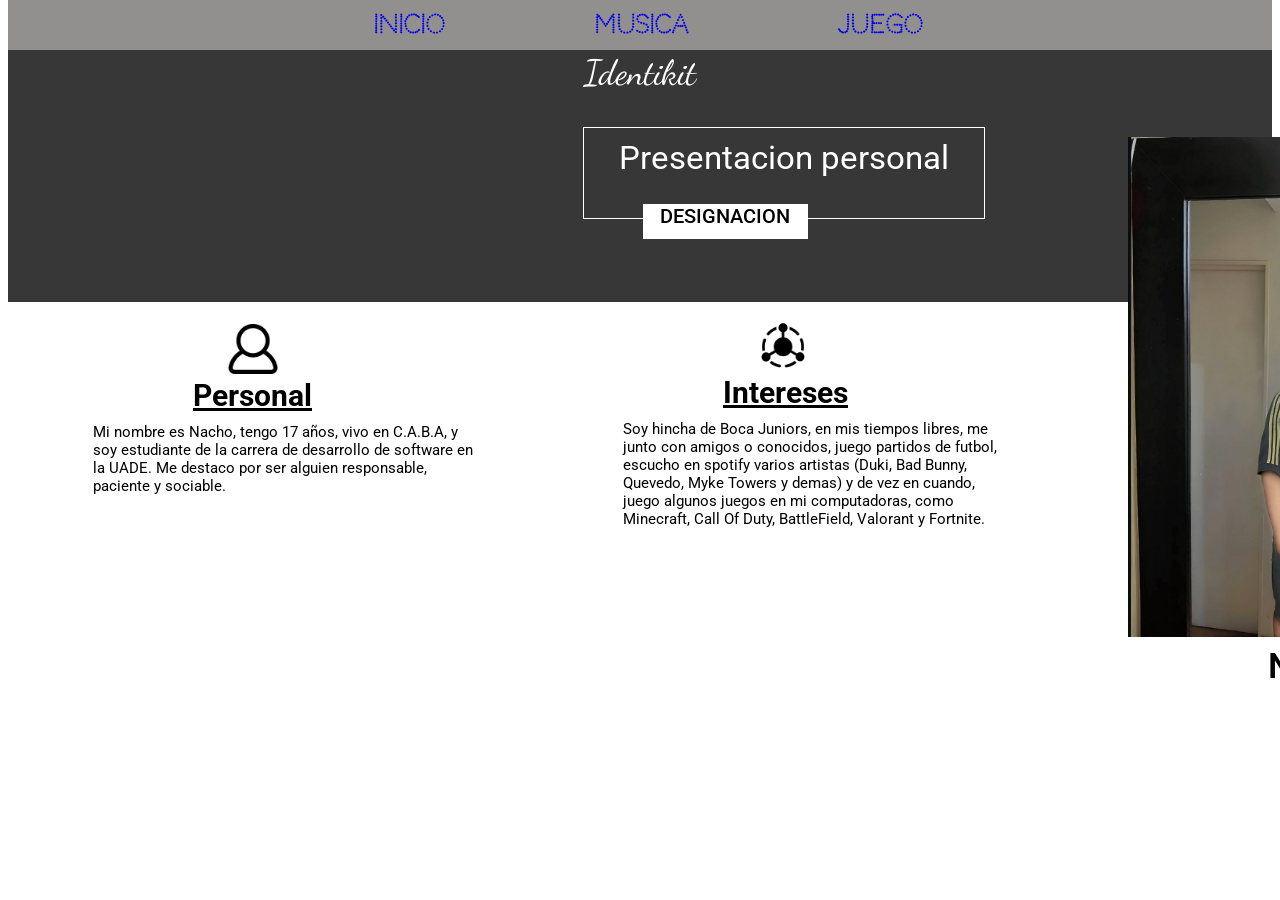
<file: index.html>
<!DOCTYPE html>
<html lang="es">
<head>
    <meta charset="UTF-8">
    <meta name="viewport" content="width=device-width, initial-scale=1.0">
    <title>Inicio - Identikit</title>
    <link rel="preconnect" href="https://fonts.googleapis.com">
<link rel="preconnect" href="https://fonts.gstatic.com" crossorigin>
<link href="https://fonts.googleapis.com/css2?family=Roboto:ital,wght@0,100..900;1,100..900&display=swap" rel="stylesheet">
<link href="https://fonts.googleapis.com/css2?family=Caveat:wght@400..700&family=Dancing+Script:wght@400..700&display=swap" rel="stylesheet">
<link href="https://fonts.googleapis.com/css2?family=Codystar:wght@300;400&display=swap" rel="stylesheet">
<link rel="stylesheet" href="styles.css">
<link rel="icon" href="Imagenes/iconN.png">
</head>
<body>
    <nav>
        <ul>
            <li class="item1"><a href="index.html">Inicio</a></li>
            <li class="item1"><a href="index2.html">Musica</a></li>
            <li class="item1"><a href="index3.html">Juego</a></li>
        </ul>
    </nav>
    <p class="Encabezado">Identikit</p>
    <img class="Img1" src="Imagenes/foto.jpg" alt="">
    <p id="Word1">Nacho</p>
    <div class="caja1">
        <p>Presentacion personal</p> 
    </div>
    <div id="Decoracion">
        <p>DESIGNACION</p>
    </div>
    <div class="cajageneral">
    <div class="caja2">
        <img src="Imagenes/icon1.png" alt="">
        <h2>Personal</h2>
        <p>Mi nombre es Nacho, tengo 17 años, vivo en C.A.B.A, y soy estudiante de  la carrera de desarrollo de software en la UADE. Me destaco por ser alguien responsable, paciente y sociable. 
        </p>
    </div>

    <div class="caja3">
        <img src="Imagenes/icon2.png" alt="">
        <h2>Intereses</h2>
        <p>Soy hincha de Boca Juniors, en mis tiempos libres, me junto con amigos o conocidos, juego partidos de futbol, escucho en spotify varios artistas (Duki, Bad Bunny, Quevedo, Myke Towers y demas) y de vez en cuando, juego algunos juegos en mi computadoras, como Minecraft, Call Of Duty, BattleField, Valorant y Fortnite. </p>
    </div>
    </div>
</body>
</html>
</file>
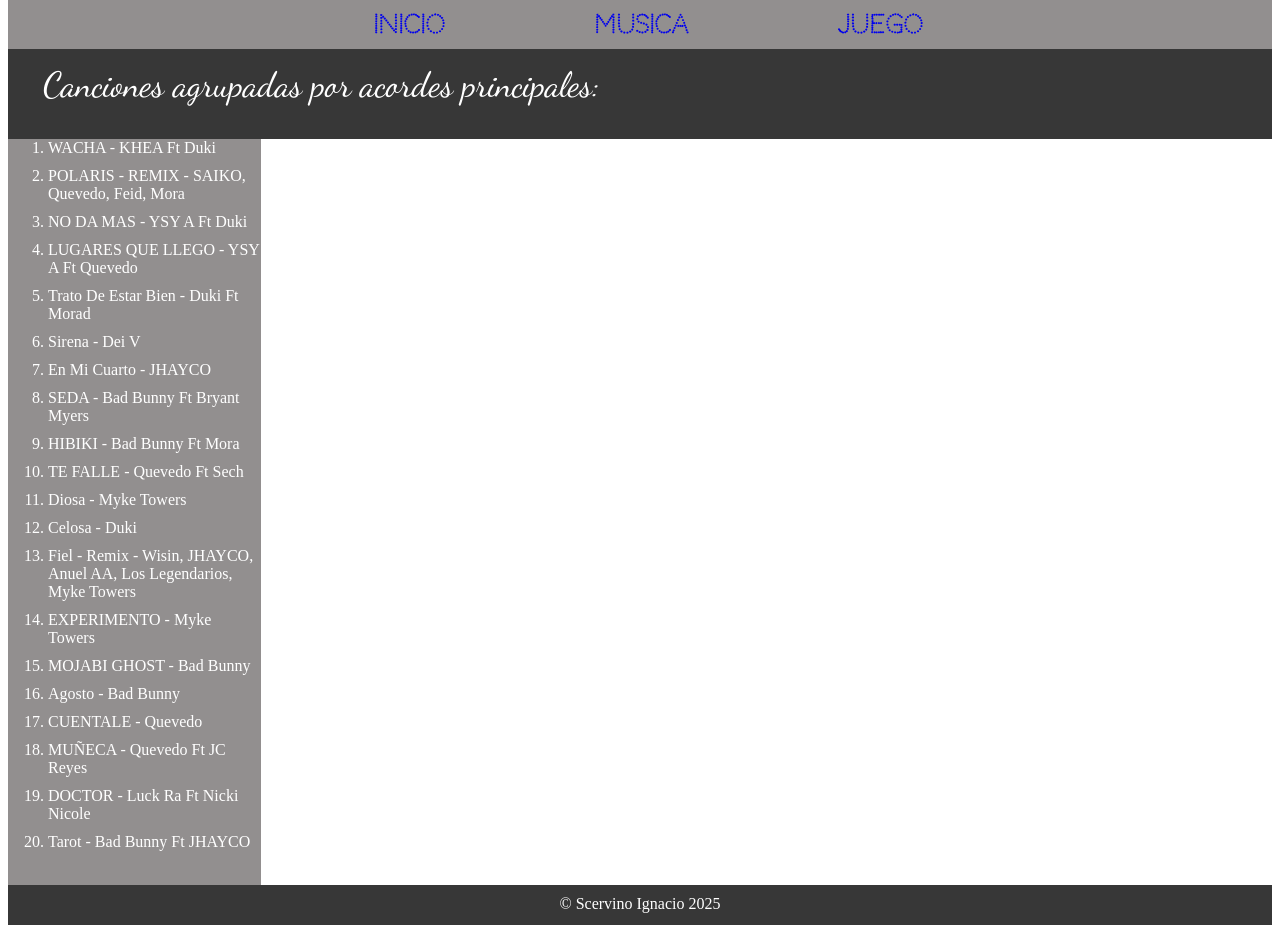
<file: index2.html>
<!DOCTYPE html>
<html lang="es">
<head>
    <meta charset="UTF-8">
    <meta name="viewport" content="width=device-width, initial-scale=1.0">
    <title>Musica - Identikit</title>
    <link rel="preconnect" href="https://fonts.googleapis.com">
<link rel="preconnect" href="https://fonts.gstatic.com" crossorigin>
<link href="https://fonts.googleapis.com/css2?family=Roboto:ital,wght@0,100..900;1,100..900&display=swap" rel="stylesheet">
<link href="https://fonts.googleapis.com/css2?family=Caveat:wght@400..700&family=Dancing+Script:wght@400..700&display=swap" rel="stylesheet">
<link href="https://fonts.googleapis.com/css2?family=Codystar:wght@300;400&display=swap" rel="stylesheet">
<link rel="stylesheet" href="styles2.css">
<link rel="icon" href="Imagenes/iconN.png">
</head>
<body>
    <nav>
        <ul>
            <li class="item1"><a href="index.html">Inicio</a></li>
            <li class="item1"><a href="index2.html">Musica</a></li>
            <li class="item1"><a href="index3.html">Juego</a></li>
        </ul>
    </nav>
    
    <div class="cajaencabezadoimg">
    <a href="https://open.spotify.com/playlist/3CAU1a4C8jUfM4GWEhHUtH?si=e6895e0babe44944">
    <img class="img1" src="Imagenes/spotifyicon.png" alt="" height="80px" width="80px">
    </a>
    <p class="Encabezado">Canciones agrupadas por acordes principales:</p>
    </div>
    <section class="s1">
    <ol>
        <li><a href="#" onclick="cambiarcancion('https://open.spotify.com/embed/track/5lLJ4LXtuY68F4erCOK8Jp?si=e8ba927cf0a54f3a')">WACHA - KHEA Ft Duki</a></li>
        <li><a href="#" onclick="cambiarcancion('https://open.spotify.com/embed/track/0EhuGnOS6fTc5l5UNtDEH2')">POLARIS - REMIX - SAIKO, Quevedo, Feid, Mora</a></li>
        <li><a href="#" onclick="cambiarcancion('https://open.spotify.com/embed/track/7jDYmAWdghEWmQyqwLpriE?si=eddeca9dd2ff4d22')">NO DA MAS - YSY A Ft Duki</a></li>
        <li><a href="#" onclick="cambiarcancion('https://open.spotify.com/embed/track/79s2n0evTdub5GPj7noqfK?si=f1b637edbaa54ace')">LUGARES QUE LLEGO - YSY A Ft Quevedo</a></li>
        <li><a href="#" onclick="cambiarcancion('https://open.spotify.com/embed/track/3ZgWLFkRCGym8etjoMCIEO?si=8943be347bc046a2')">Trato De Estar Bien - Duki Ft Morad</a></a></li>
        <li><a href="#" onclick="cambiarcancion('https://open.spotify.com/embed/track/65D3XntrVXNqXCZTTMsCMI?si=063fbbd29a3b435e')">Sirena - Dei V</a></li>
        <li><a href="#" onclick="cambiarcancion('https://open.spotify.com/embed/track/2Doh4izLZGrUD3yOSs9y9G?si=857bd65bb478446f')">En Mi Cuarto - JHAYCO</a></li>
        <li><a href="#" onclick="cambiarcancion('https://open.spotify.com/embed/track/1YnChEM51BVZ5dRhbVFEMl?si=27820161a89c4909')">SEDA - Bad Bunny Ft Bryant Myers</a></li>
        <li><a href="#" onclick="cambiarcancion('https://open.spotify.com/embed/track/4qSEvFGCpde73gqIuq3sho?si=a205df65b992495a')"> HIBIKI - Bad Bunny Ft Mora</a></li>
        <li><a href="#" onclick="cambiarcancion('https://open.spotify.com/embed/track/2stYCm7UAyZ4srGFrI4MNX?si=cfd11953e0f04c291')">TE FALLE - Quevedo Ft Sech</a></li>
        <li><a href="#" onclick="cambiarcancion('https://open.spotify.com/embed/track/3JHpk0DOTOzyh0777JFAky?si=cd0e2a0e0bca46e5')">Diosa - Myke Towers</a></li>
        <li><a href="#" onclick="cambiarcancion('https://open.spotify.com/embed/track/29DJN0aQmjeLXFg2Djurim?si=9082745b860d43c1')"> Celosa - Duki</a></li>
        <li><a href="#" onclick="cambiarcacion('https://open.spotify.com/embed/track/43qcs9NpJhDxtG91zxFkj7?si=f9f9826bce844322')">Fiel - Remix - Wisin, JHAYCO, Anuel AA, Los Legendarios, Myke Towers</a></li>
        <li><a href="#" onclick="cambiarcancion('https://open.spotify.com/embed/track/6c32C8T3KlXrbvWSoD5aON?si=fb3fb9da788d405d')">EXPERIMENTO - Myke Towers</a></li>
        <li><a href="#" onclick="cambiarcancion('https://open.spotify.com/embed/track/46YjJXVXWHlQ21odKktg5e?si=fc8efde3aff14171')">MOJABI GHOST - Bad Bunny</a></li>
        <li><a href="#" onclick="cambiarcancion('https://open.spotify.com/embed/track/0wihfILRNOwE2156Shezc8?si=eb7f095ca7c44196')">Agosto - Bad Bunny</a></li>
        <li><a href="#" onclick="cambiarcancion('https://open.spotify.com/embed/track/6gN4xor5X60aNKrvyjMBPU?si=73656d0a44f34d9c')">CUENTALE - Quevedo</a></li>
        <li><a href="#" onclick="cambiarcancion('https://open.spotify.com/embed/track/4SMeOd5Fb7Rp92ODZTWCHV?si=499a7ff0ed754072')">MUÑECA - Quevedo Ft JC Reyes</a></li>
        <li><a href="#" onclick="cambiarcancion('https://open.spotify.com/embed/track/5DSMm0BZXlSvqArsTX00Ge?si=24f202cf3d5c4dfd')">DOCTOR - Luck Ra Ft Nicki Nicole</a></li>
        <li><a href="#" onclick="cambiarcancion('https://open.spotify.com/embed/track/41oY4WCTj5kccfesTVFnvN?si=2d668322f85b474b')">Tarot - Bad Bunny Ft JHAYCO</a></li>
    </ol>
    </section>
    <section class="s2">
        <iframe class="t1" style="border-radius:12px" src="https://open.spotify.com/embed/album/405O4bFYNqHVQWbkYlg7VL" width="60%" height="452" frameBorder="0" allowfullscreen="" allow="autoplay; clipboard-write; encrypted-media; fullscreen; picture-in-picture" loading="lazy"></iframe>
    </section>
    <script>
        function cambiarcancion(nuevaURL) {
          const iframe = document.querySelector('.t1');
          iframe.src = nuevaURL;
        }
    </script>
      
    
    <footer>
       <p> &#169; Scervino Ignacio 2025</p>
    </footer>
</body>
</html>
</file>
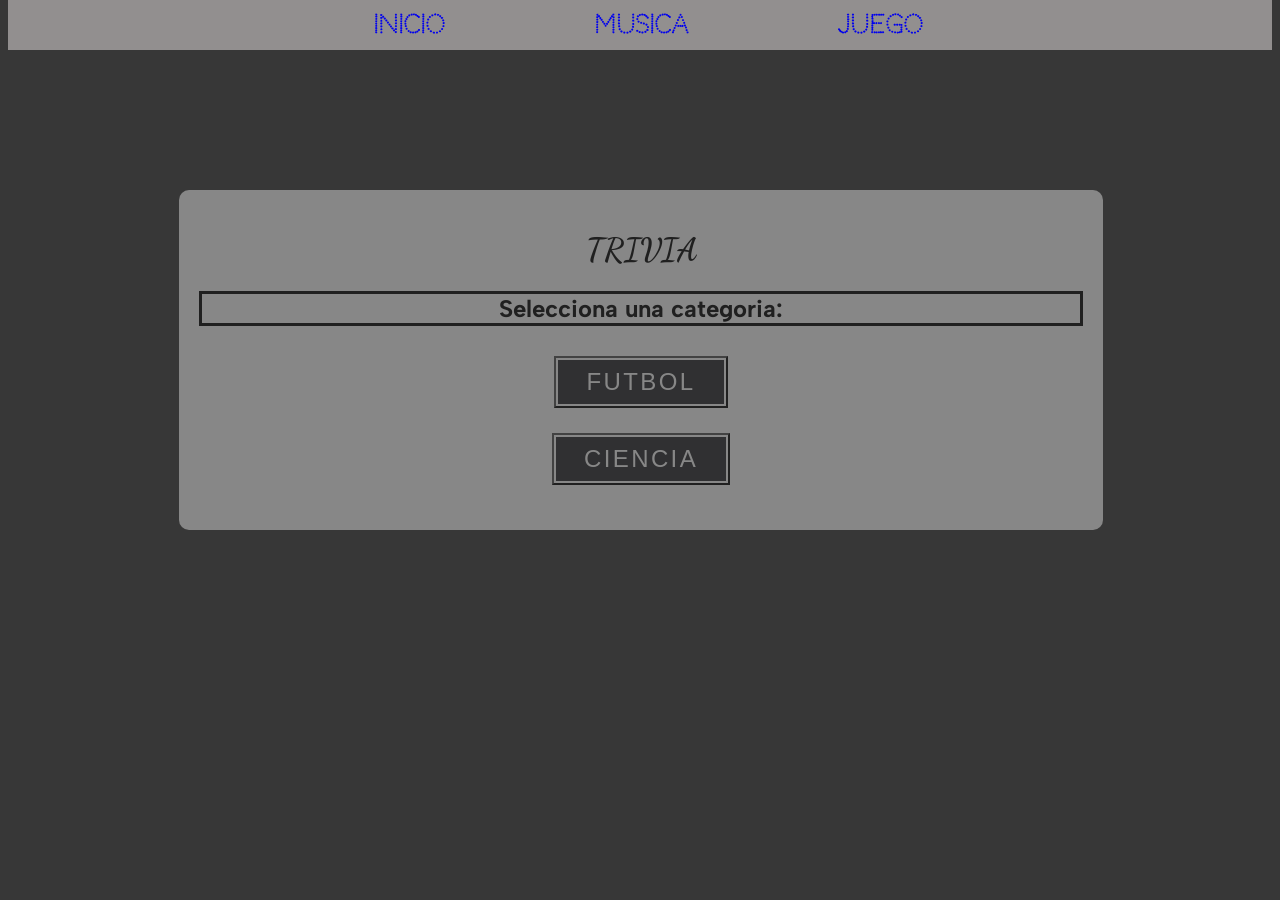
<file: index3.html>
<!DOCTYPE html>
<html lang="en">
<head>
    <meta charset="UTF-8">
    <meta name="viewport" content="width=device-width, initial-scale=1.0">
    <title>Juego - Identikit</title>
    <link rel="stylesheet" href="styles3.css">
    <link rel="preconnect" href="https://fonts.gstatic.com" crossorigin>
<link href="https://fonts.googleapis.com/css2?family=Roboto:ital,wght@0,100..900;1,100..900&display=swap" rel="stylesheet">
<link href="https://fonts.googleapis.com/css2?family=Caveat:wght@400..700&family=Dancing+Script:wght@400..700&display=swap" rel="stylesheet">
<link href="https://fonts.googleapis.com/css2?family=Codystar:wght@300;400&display=swap" rel="stylesheet">
<link href="https://fonts.googleapis.com/css2?family=Albert+Sans:ital,wght@0,100..900;1,100..900&display=swap" rel="stylesheet">
<link href="https://fonts.googleapis.com/css2?family=Signika+Negative:wght@300..700&display=swap" rel="stylesheet">
<link rel="stylesheet" href="styles.css">
<link rel="icon" href="Imagenes/iconN.png">
</head>
<body style="background-color: rgb(55, 55, 55);">
    <nav>
        <ul>
            <li class="item1"><a href="index.html">Inicio</a></li>
            <li class="item1"><a href="index2.html">Musica</a></li>
            <li class="item1"><a href="index3.html">Juego</a></li>
        </ul>
    </nav>
    <div class="Box">
        <h1>TRIVIA</h1>
        <h2>Selecciona una categoria:</h2>
    <div class="generalbox">
    <form action="trivia1.html">
        <button class="button1" style="--clr:#f8bdbd"><span>FUTBOL</span></button>
    </form>
    <form action="trivia2.html">
        <button class="button1" style="--clr:#f8bdbd"><span>CIENCIA</span></button>
    </form>
    </div>
    </div>
</body>
</html>

<!--width: 200px;,
height: 40px;
border-radius: 10px;
font-family: "Signika Negative", sans-serif;
font-size: 15px;-->
</file>
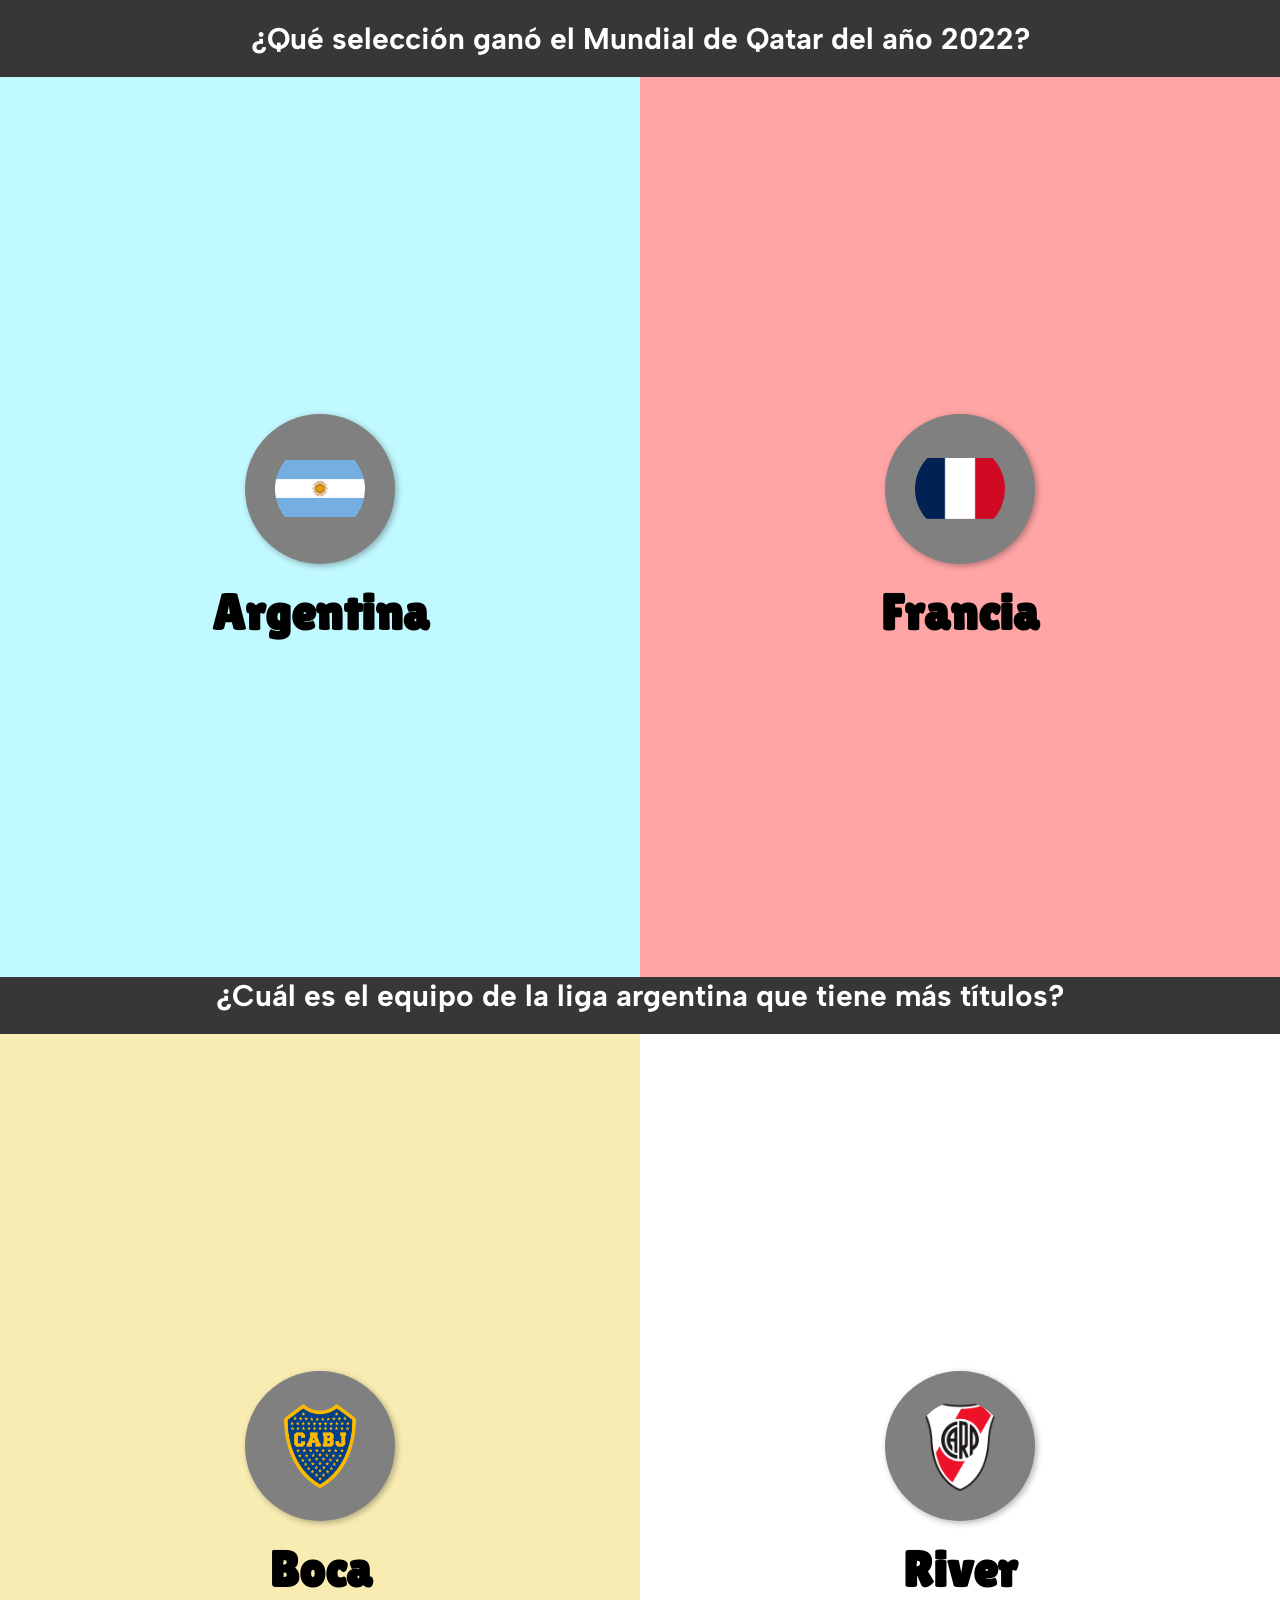
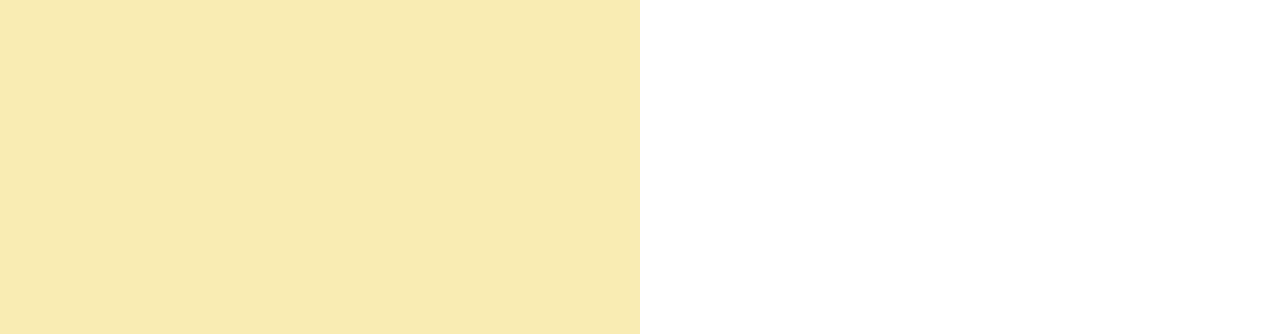
<file: trivia1.html>
<!DOCTYPE html>
<html lang="es">
<head>
  <meta charset="UTF-8" />
  <meta name="viewport" content="width=device-width, initial-scale=1.0" />
  <title>Futbol - Trivia - Identikit</title>
  <link rel="stylesheet" href="styles3.css" />
  <link rel="stylesheet" href="styles4.css" />
  <link rel="preconnect" href="https://fonts.gstatic.com" crossorigin />
  <link href="https://fonts.googleapis.com/css2?family=Roboto:ital,wght@0,100..900;1,100..900&display=swap" rel="stylesheet" />
  <link href="https://fonts.googleapis.com/css2?family=Caveat:wght@400..700&family=Dancing+Script:wght@400..700&display=swap" rel="stylesheet" />
  <link href="https://fonts.googleapis.com/css2?family=Codystar:wght@300;400&display=swap" rel="stylesheet" />
  <link href="https://fonts.googleapis.com/css2?family=Albert+Sans:ital,wght@0,100..900;1,100..900&display=swap" rel="stylesheet" />
  <link href="https://fonts.googleapis.com/css2?family=Signika+Negative:wght@300..700&display=swap" rel="stylesheet" />
  <link href="https://fonts.googleapis.com/css2?family=Lilita+One&display=swap" rel="stylesheet" />
  <link rel="icon" href="Imagenes/iconN.png" />

</head>
<body>
  <h1>¿Qué selección ganó el Mundial de Qatar del año 2022?</h1>

  <section id="s1" onclick="verificarRespuesta(this, true)">
    <div class="box1">
      <img src="Imagenes/Flag_of_Argentina.png" alt="Argentina" />
    </div>
    <h3>Argentina</h3>
  </section>

  <section id="s2" onclick="verificarRespuesta(this, false)">
    <div class="box1">
      <img src="Imagenes/Flag_of_France.png" alt="Francia" />
    </div>
    <h3>Francia</h3>
  </section>

  <div class="feedback" id="respuesta1"></div>


  <h1>¿Cuál es el equipo de la liga argentina que tiene más títulos?</h1>

  <section id="s3" onclick="verificarRespuesta(this, true)">
    <div class="box1">
      <img src="Imagenes/boca.png" alt="Boca" />
    </div>
    <h3>Boca</h3>
  </section>

  <section id="s4" onclick="verificarRespuesta(this, false)">
    <div class="box1">
      <img src="Imagenes/river.png" alt="River" />
    </div>
    <h3>River</h3>
  </section>

  <div class="feedback" id="respuesta2"></div>

  <script src="form2.js"></script>

</body>
</html>
</file>
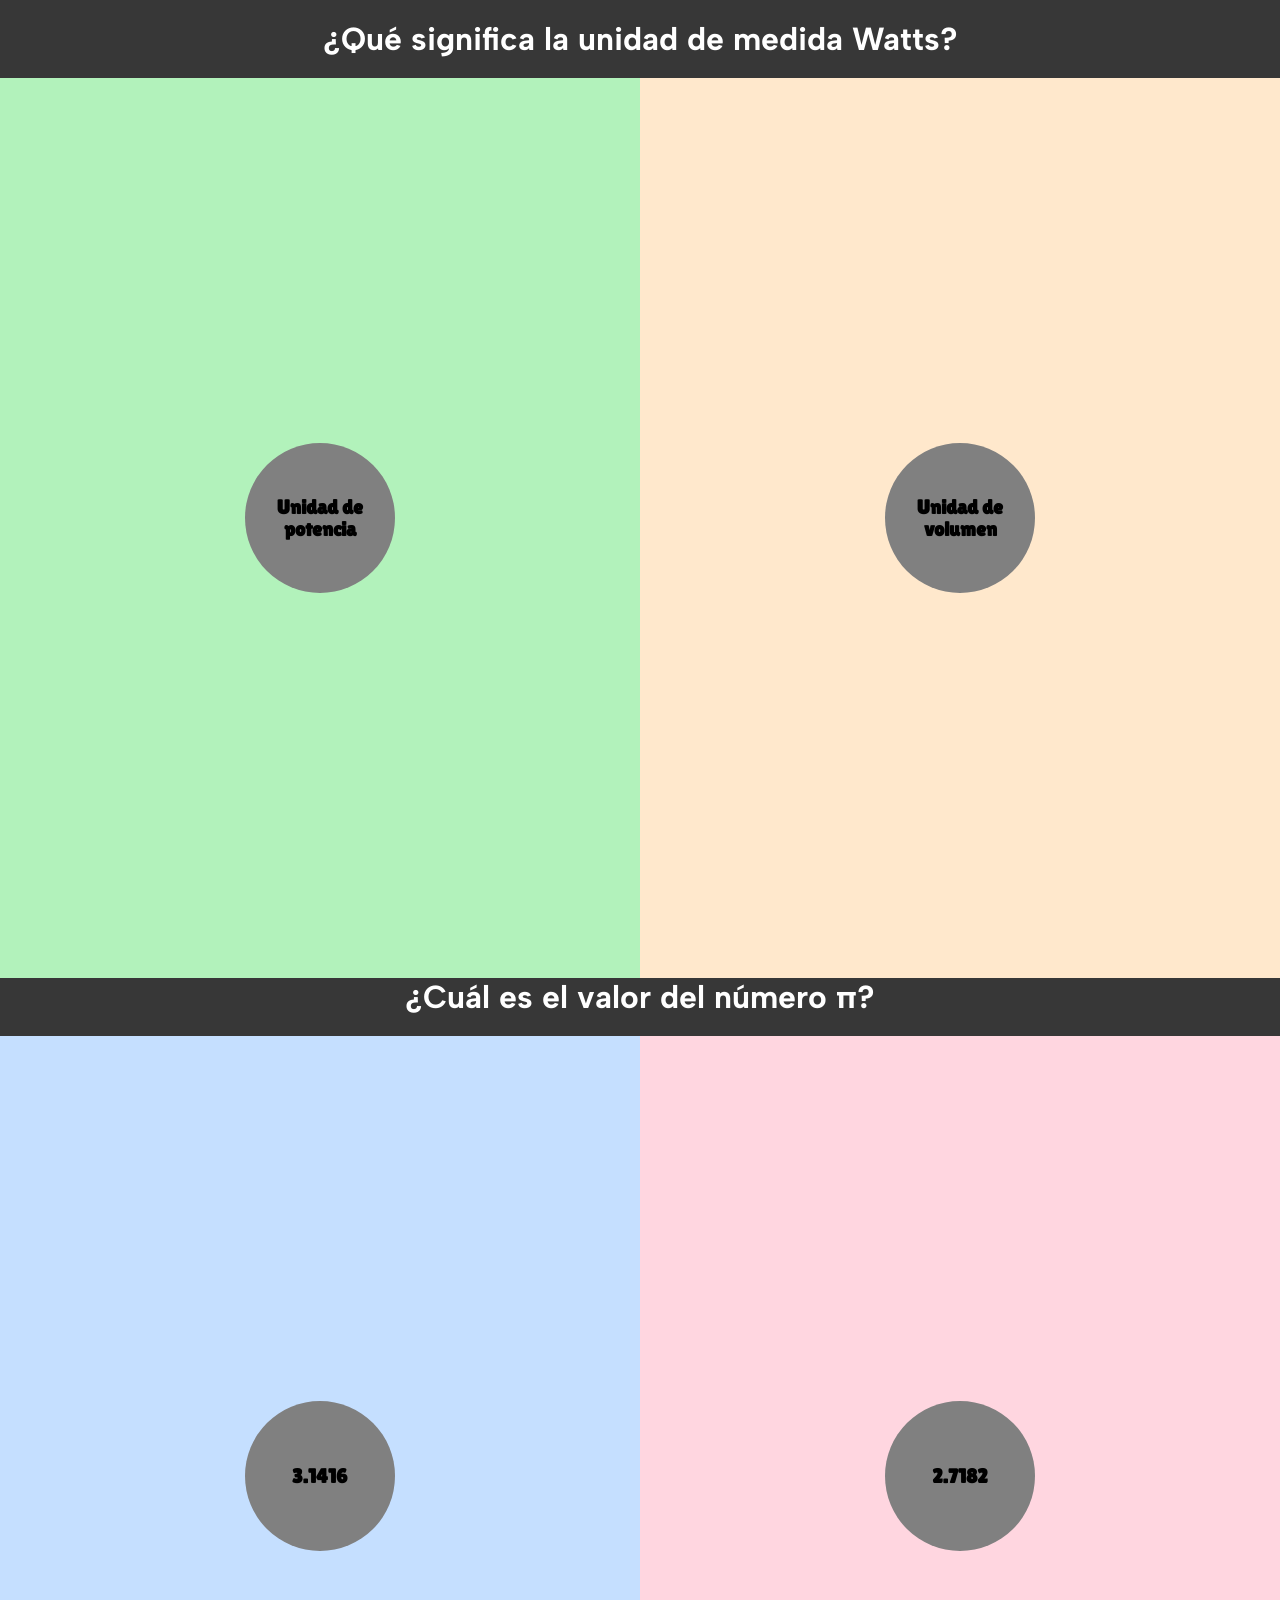
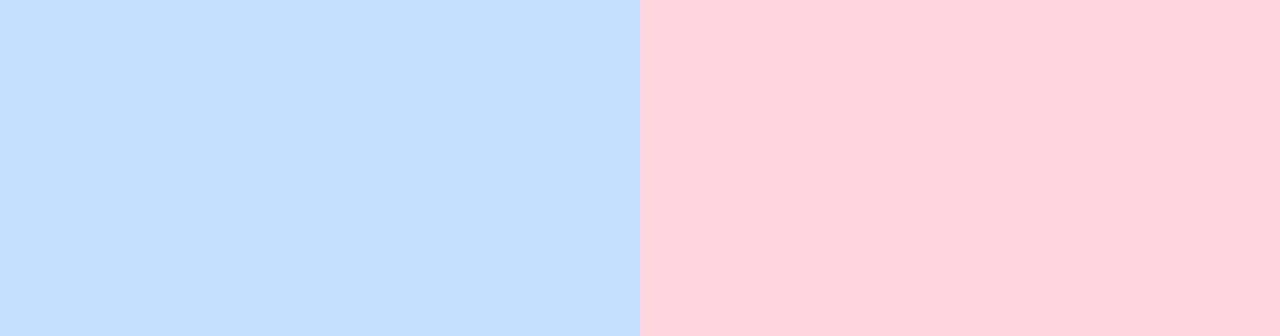
<file: trivia2.html>
<!DOCTYPE html>
<html lang="es">
<head>
  <meta charset="UTF-8" />
  <meta name="viewport" content="width=device-width, initial-scale=1.0"/>
  <title>Ciencia - Trivia - Identikit</title>
  <link rel="stylesheet" href="styles5.css" />
  <link href="https://fonts.googleapis.com/css2?family=Albert+Sans:ital,wght@0,100..900;1,100..900&family=Lilita+One&display=swap" rel="stylesheet" />
  <link rel="icon" href="Imagenes/iconN.png" />
</head>
<body>

  <h1>¿Qué significa la unidad de medida Watts?</h1>

  <section id="s1" onclick="verificarRespuesta(this, true)">
    <div class="box1">
     
      <h3>Unidad de potencia</h3>
    </div>
  </section>

  <section id="s2" onclick="verificarRespuesta(this, false)">
    <div class="box1">
      <h3>Unidad de volumen</h3>
    </div>
  </section>

  <div class="feedback" id="respuesta1"></div>

  <h1>¿Cuál es el valor del número π?</h1>

  <section id="s3" onclick="verificarRespuesta(this, true)">
    <div class="box1">
      <h3>3.1416</h3>
    </div>
  </section>

  <section id="s4" onclick="verificarRespuesta(this, false)">
    <div class="box1">
      <h3>2.7182</h3>
    </div>
  </section>

  <div class="feedback" id="respuesta2"></div>

  <script src="form.js"></script>
</body>
</html>
</file>
<file: styles.css>
nav {
    background-color: rgb(146, 143, 143);
    height: 50px;
    text-align: center;
    line-height: 50px;
    display: block;
    margin-top: -16px;
}


    

nav ul li a {
    
    text-decoration: none
    
}

nav ul li a:visited {
    color: black
  }
.Encabezado {
    margin-top: 0px;
    padding-top: 2px;
    background-color: rgb(55, 55, 55);
    height: 250px;
    text-align: center;
    font-family: "Dancing Script", cursive;
    font-weight: 450;
    font-size: 35px;
    color: white
    
}

.Encabezado p {
    margin-top: 5px
}

.Img1 {
    margin-left: 1120px;
    margin-top: -200px;
    height: 500px;
    width: 385px;

}

.cajageneral {
    height: 250px;
    width: 1000px;
    margin-left: 65px;
}

.caja1 {
    border-style: solid;
    border-width: 0.5px;
    border-color: white;
    height: 90px;
    width: 400px;
    margin-top: -595px;
    margin-left: 575px;
}

.caja1 p{
    font-family: "Roboto", sans-serif;
    font-size: 33px;
    color: white;
    text-align: center;
    margin-top: 10px;
    
}

.caja2 {
    margin-top: 85px;
    margin-left: 20px;
    width: 380px;
    height: 250px;
}

.caja2 h2 {
    font-family: "Roboto", sans-serif;
    font-size: 30px;
    font-weight: 500px;
    text-decoration: underline;
    margin-left: 100px;
    margin-top: 0px;
}

.caja2 p {
    margin-top: -15px;
    font-family: "Roboto", sans-serif;
    font-size: 15px;
}

.caja2 img {
    height: 50px;
    width: 45x;
    margin-left: 135px;
    margin-top: 0px;
}
.caja3 {
    margin-top: -280px;
    margin-left: 550px;
    width: 380px;
    height: 250px;
}

.caja3 h2 {
    font-family: "Roboto", sans-serif;
    font-size: 30px;
    font-weight: 500px;
    text-decoration: underline;
    margin-left: 100px;
    margin-top: 0px;
}

.caja3 p {
    margin-top: -15px;
    font-family: "Roboto", sans-serif;
    font-size: 15px;
}

.caja3 img {
    height: 50px;
    width: 45x;
    margin-left: 135px;
    margin-top: 27px;
}

#Decoracion {
    background-color: white;
    height: 35px;
    width: 165px;
    margin-top: -35px;
    margin-left: 635px;
}


#Decoracion p {
    margin-left: 17px;
    font-family: "Roboto", sans-serif;
    font-weight: 500;
    font-size: 20px;
    color: black
    
}


#Word1 {
    font-family: "Roboto", sans-serif;
    font-weight: 555;
    font-size: 35px;
    margin-left: 1260px;
    margin-top: 5px;
}

.item1 {
    font-family: "Codystar", sans-serif;
    font-weight: 700;
    font-size: 25px;
    text-align: center;
    display: inline;
    list-style-type: none;
    margin-right: 85px;
    margin-left: 60px;
    color:white
}

.item1:hover {
    color: black;
}
</file>
<file: styles2.css>
nav {
    display: block;
    background-color: rgb(146, 143, 143);
    height: 50px;
    text-align: center;
    line-height: 50px;
    display: block;
    margin-top: -16px;
}


    

nav ul li a {
    text-decoration: none
}


  
nav ul li a:visited {
    color:black;
}


.Encabezado {
    display: block;
    margin-top: -90px;
    padding-top: 15px;
    padding-left: 35px;
    background-color: rgb(55, 55, 55);
    height: 75px;
    text-align: bottom;
    font-family: "Dancing Script", cursive;
    font-weight: 450;
    font-size: 35px;
    color: white
    
}

.img1 {
    margin-left: 1350px;
    padding-top: 5px;
}


.item1 {
    font-family: "Codystar", sans-serif;
    font-weight: 700;
    font-size: 25px;
    text-align: center;
    display: inline;
    list-style-type: none;
    margin-right: 85px;
    margin-left: 60px;
    color:white
}

.item1:hover {
    color: black;
}

.s1 {
    background-color: rgb(146, 143, 143);
    width: 20%;
    height: 750px;
    display: block;
    margin-top: -35px;
    
}

.s1 li {
    margin-left: 0px;
    margin-top: 10px;
    color: white
    
}

.s2 {

    background-color: rgb(255 255, 255);
    width: 80%;
    height: 588px;
    margin-top: -588px;
    margin-left: 306px;
    display: block;


}
.t1 {
    margin-left: 300px;
    margin-top: 10px;
}

footer {
    margin-top: -20px;
    height: 40px;
    display:block;
    background-color: rgb(55, 55, 55)
}

footer p {
    text-align: center;
    color: white;
    padding-top: 10px;
    
}
ol li a{
    color: white;
    text-decoration: none;
    transition: .5s;
}

ol li a:hover::before {
    transform: scale(1.1);
    box-shadow: 0 0 15px white;
  }
  
ol li a:hover {
    color: white;
    text-shadow: 0 0 5px white;
}
</file>
<file: styles3.css>
nav {
    display: block;
    background-color: rgb(146, 143, 143);
    height: 50px;
    text-align: center;
    line-height: 50px;
    display: block;
    margin-top: -16px;
}


    

nav ul li a {
    text-decoration: none
}


  
nav ul li a:visited {
    color:black;
}


.item1 {
    font-family: "Codystar", sans-serif;
    font-weight: 700;
    font-size: 25px;
    text-align: center;
    display: inline;
    list-style-type: none;
    margin-right: 85px;
    margin-left: 60px;
    color:white
}

.Box {

    width: 70%;
    height: 300px;
    margin-top: 140px;
    padding-top: 5px;
    margin-left: 13.5%;
    text-align: center;
    padding: 20px;
    background: #fff;
    border-radius: 10px;
    opacity: 0.4;
    
}

.Box h1 {
    font-family: "Dancing Script", cursive;
}

.Box h2 {
    font-family: "Albert Sans", sans-serif;
    text-decoration: solid;
    border-style: solid;
}

.button1 {
    position: relative;
    background: #fff;
    color: #fff;
    text-decoration: none;
    text-transform: uppercase;
    font-size: 1.5em;
    letter-spacing: 0.1em;
    font-weight: 400;
    padding: 10px 30px;
    transition: 0.5s;
    margin-top: 25px;
}

.button1:hover {
    box-shadow: 0 0 35px var(--clr);
    letter-spacing: 0.25em;
    background: var(--clr);
    color: var(--clr);
    
}

.button1:before {
    content:'';
    position: absolute;
    inset: 2px;
    background: #27282c;
}

.button1 span {
    position: relative;
    z-index: 1;
}

.generalbox {
    margin-top: -15px;
}
</file>
<file: styles4.css>
* {
    margin: 0;
    padding: 0;
    box-sizing: border-box;
}

body {
    font-family: "Albert Sans", sans-serif;
    background-color: #f1f1f1;
}

h1 {
    text-align: center;
    color: #fff;
    background-color: rgb(55, 55, 55);
    padding: 20px;
    font-size: 30px;
}

section {
    width: 50%;
    height: 100vh;
    display: flex;
    flex-direction: column;
    align-items: center;
    justify-content: center;
    float: left;
    cursor: pointer;
}

#s1 {
    background-color: rgb(192, 249, 255); 
}

#s2 {
    background-color: rgb(255, 165, 165); 
}

#s3 {
    background-color: rgb(249, 236, 179);
}

#s4 {
    background-color: rgb(255, 255, 255); 
}

.box1 {
    background-color: gray;
    height: 150px;
    width: 150px;
    border-radius: 100px;
    overflow: hidden;
    display: flex;
    align-items: center;
    justify-content: center;
    margin-bottom: 20px;
    transition: 0.5s;
    box-shadow: 2px 2px 6px rgba(0, 0, 0, 0.3);
}

.box1 img {
    height: 60%;
    width: 60%;
    object-fit: contain;
    border-radius: 100px;
}

.box1:hover {
    transform: scale(1.2);
    z-index: 2;
    box-shadow: 2px 2px 10px #000;
}

#s1 h3,
#s2 h3,
#s3 h3,
#s4 h3 {
    font-family: "Lilita One", sans-serif;
    font-size: 50px;
    color: #000;
}

.feedback {
    width: 100%;
    text-align: center;
    font-size: 28px;
    font-weight: bold;
    padding: 10px;
    font-family: "Albert Sans", sans-serif;
    color: white;
    background-color: #444;
}
</file>
<file: styles5.css>
* {
    margin: 0;
    padding: 0;
    box-sizing: border-box;
}

body {
    font-family: "Albert Sans", sans-serif;
}

h1 {
    text-align: center;
    color: #fff;
    background-color: rgb(55, 55, 55);
    padding: 20px;
}

section {
    width: 50%;
    height: 100vh;
    display: flex;
    flex-direction: column;
    align-items: center;
    justify-content: center;
    float: left;
}

#s1 {
    background-color: #b2f2bb; 
}

#s1 h3 {
    font-size: 20px;
    text-align: center;
}

#s2 {
    background-color: #ffe8cc; 
}

#s2 h3 {
    font-size: 20px;
    text-align: center;
}

#s3 {
    background-color: #c5dfff; 
}

#s3 h3 {
    font-size: 20px;
    text-align: center;
   
}

#s4 {
    background-color: #ffd6e0; 
}

#s4 h3 {
    font-size: 20px;
    text-align: center;
   
}

.box1 {
    background-color: gray;
    height: 150px;
    width: 150px;
    border-radius: 100px;
    overflow: hidden; 
    display: flex;
    align-items: center;
    justify-content: center;
    margin-bottom: 20px;
    transition: 0.5s;
}

.box1 img {
    height: 100%;
    width: 100%;
    object-fit: cover; 
    border-radius: 100px;
}

.box1:hover {
    transform: scale(1.2);
    background: #ff800a;
    z-index: 2;
    box-shadow: 2px 2px 8px #000;
}

h3 {
    font-family: "Lilita One", sans-serif;
    font-size: 50px;
    color: #000;
}

.feedback {
    width: 100%;
    text-align: center;
    font-size: 28px;
    font-weight: bold;
    padding: 10px;
    font-family: "Albert Sans", sans-serif;
    color: white;
    background-color: #444;
  }
</file>
